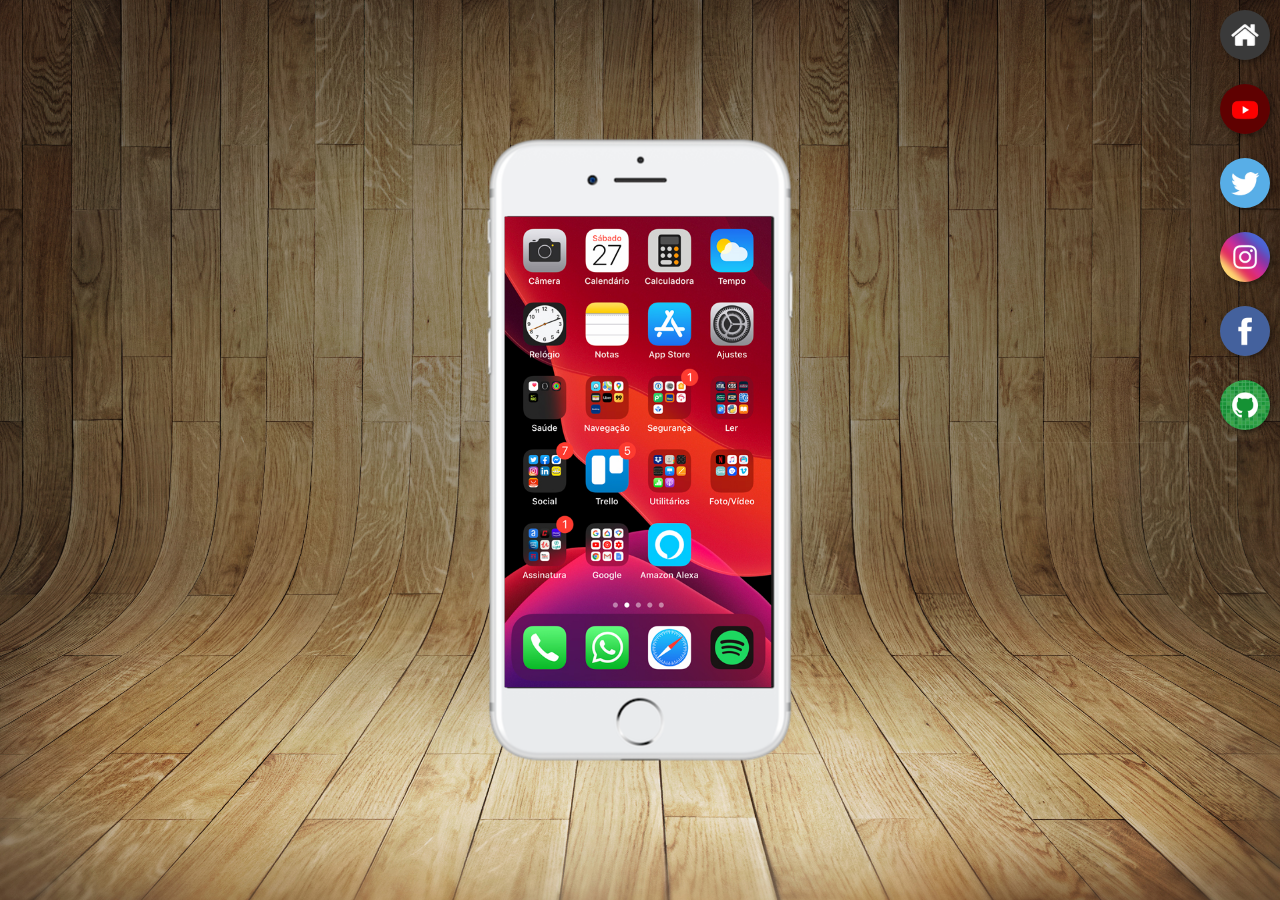
<file: index.html>
<!DOCTYPE html>
<html lang="en">
<head>
    <meta charset="UTF-8">
    <meta http-equiv="X-UA-Compatible" content="IE=edge">
    <meta name="viewport" content="width=device-width, initial-scale=1.0">
    <title>Document</title>
    <link rel="stylesheet" href="estilos/style.css">
    <link rel="shortcut icon" href="imagens/favicon.ico" type="image/x-icon">
</head>
<body>
    <main>
        <section id="telefone">

            <iframe src="home.html" name="tela" id="tela" frameborder="0"></iframe>
        </section>

        <section id="redes-sociais">

            <a href="home.html" target="tela"><img src="imagens/logo-home.jpg" alt=""></a><br>

            <a href="home.html" target="tela"><img src="imagens/logo-youtube.jpg" alt=""></a><br>

            <a href="home.html" target="tela"><img src="imagens/logo-twitter.jpg" alt=""></a><br>

            <a href="instagram.html" target="tela"><img src="imagens/logo-instagram.jpg" alt=""></a>
<br>
            <a href="home.html" target="tela"><img src="imagens/logo-facebook.jpg" alt=""></a><br>

            <a href="home.html" target="tela"><img src="imagens/logo-github.jpg" alt=""></a>
<br>
        </section>
    </main>
</body>
</html>
</file>
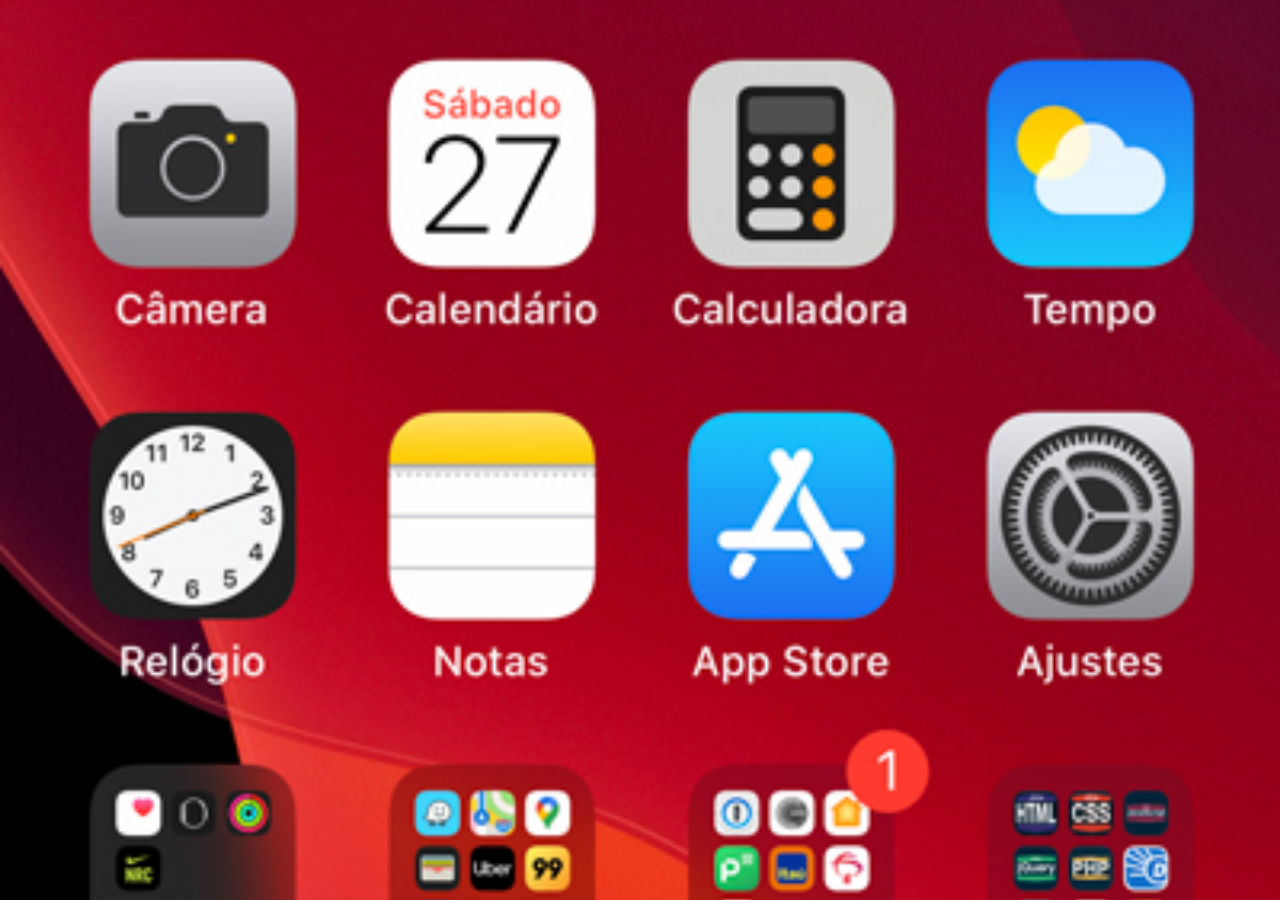
<file: home.html>
<!DOCTYPE html>
<html lang="en">
<head>
    <meta charset="UTF-8">
    <meta http-equiv="X-UA-Compatible" content="IE=edge">
    <meta name="viewport" content="width=device-width, initial-scale=1.0">
    <title>Home</title>
    <style>
        *{
            margin: 0px;
            padding: 0px;

        }

        body{
            width: 100vw;
            height: 100vh;
            background: black url('imagens/tela-home.jpg') no-repeat top center;
            background-size: cover;
        }
    </style>
</head>
<body>
    
</body>
</html>
</file>
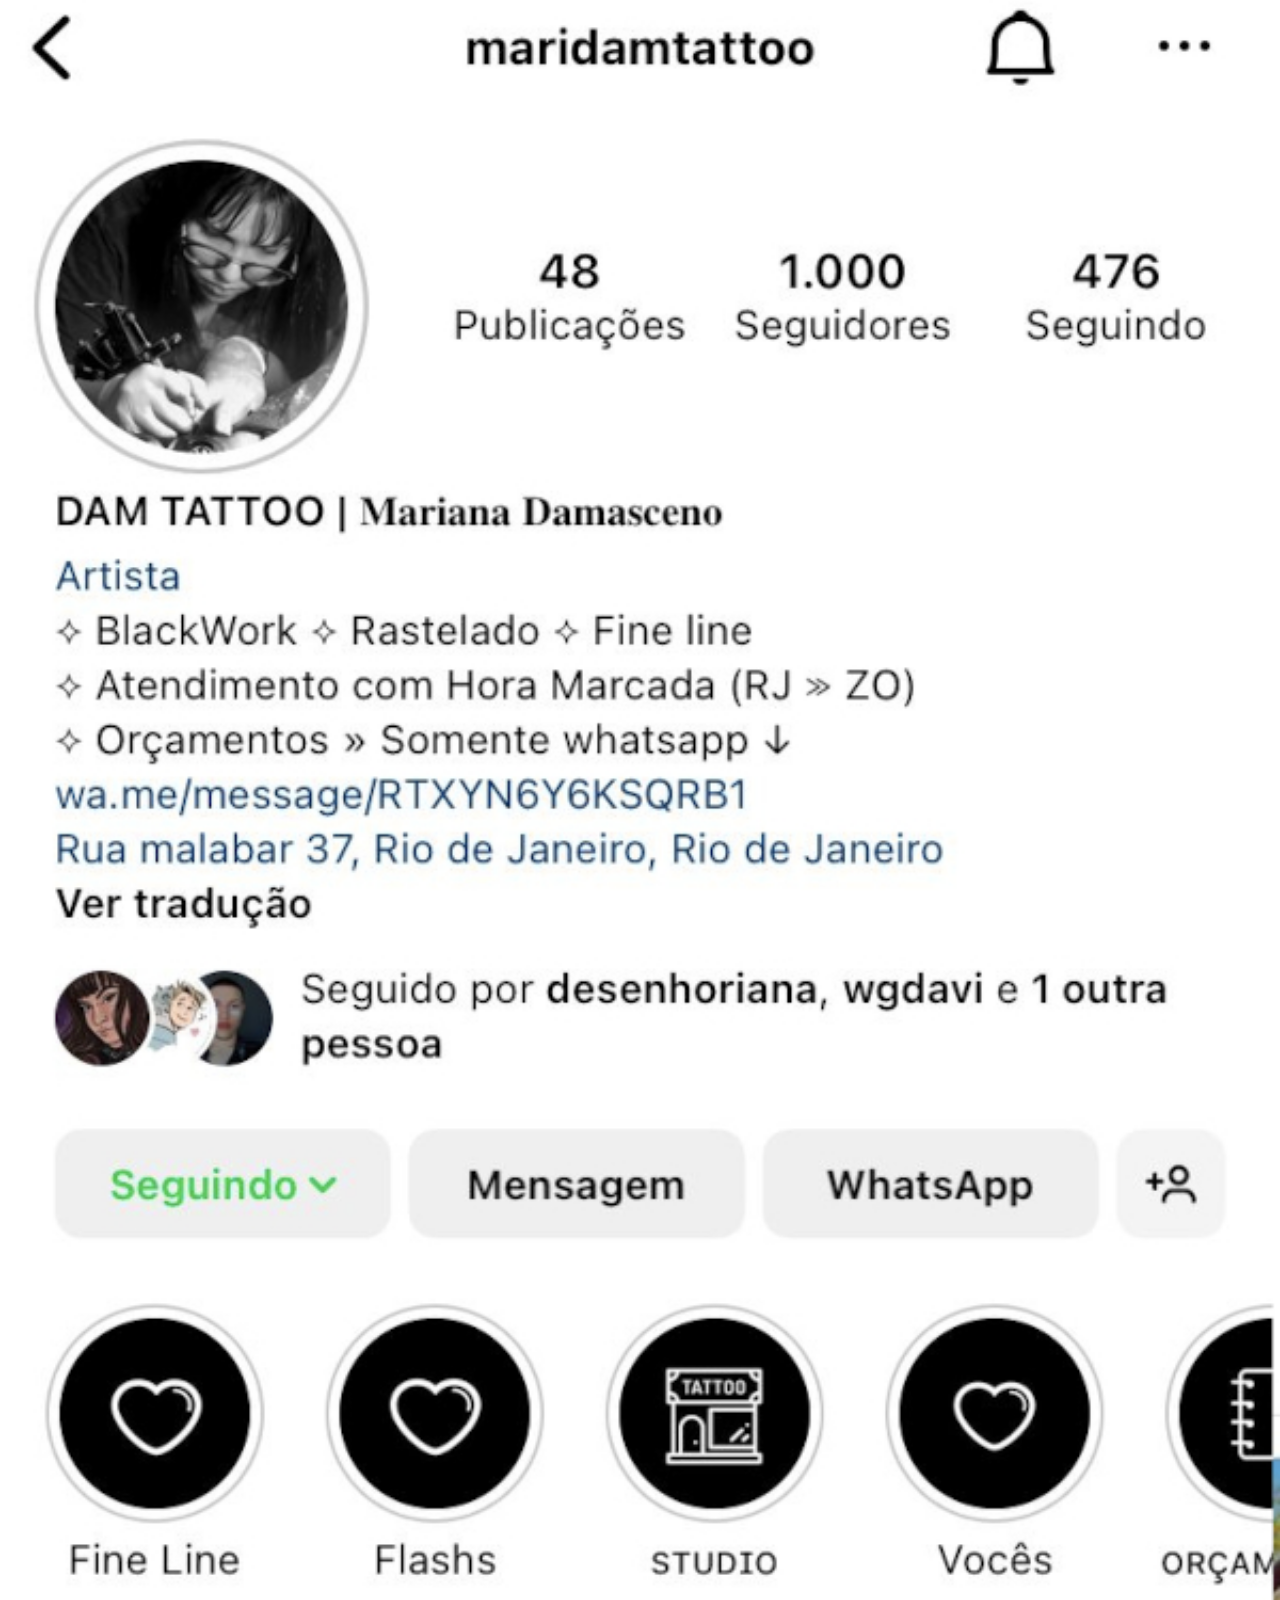
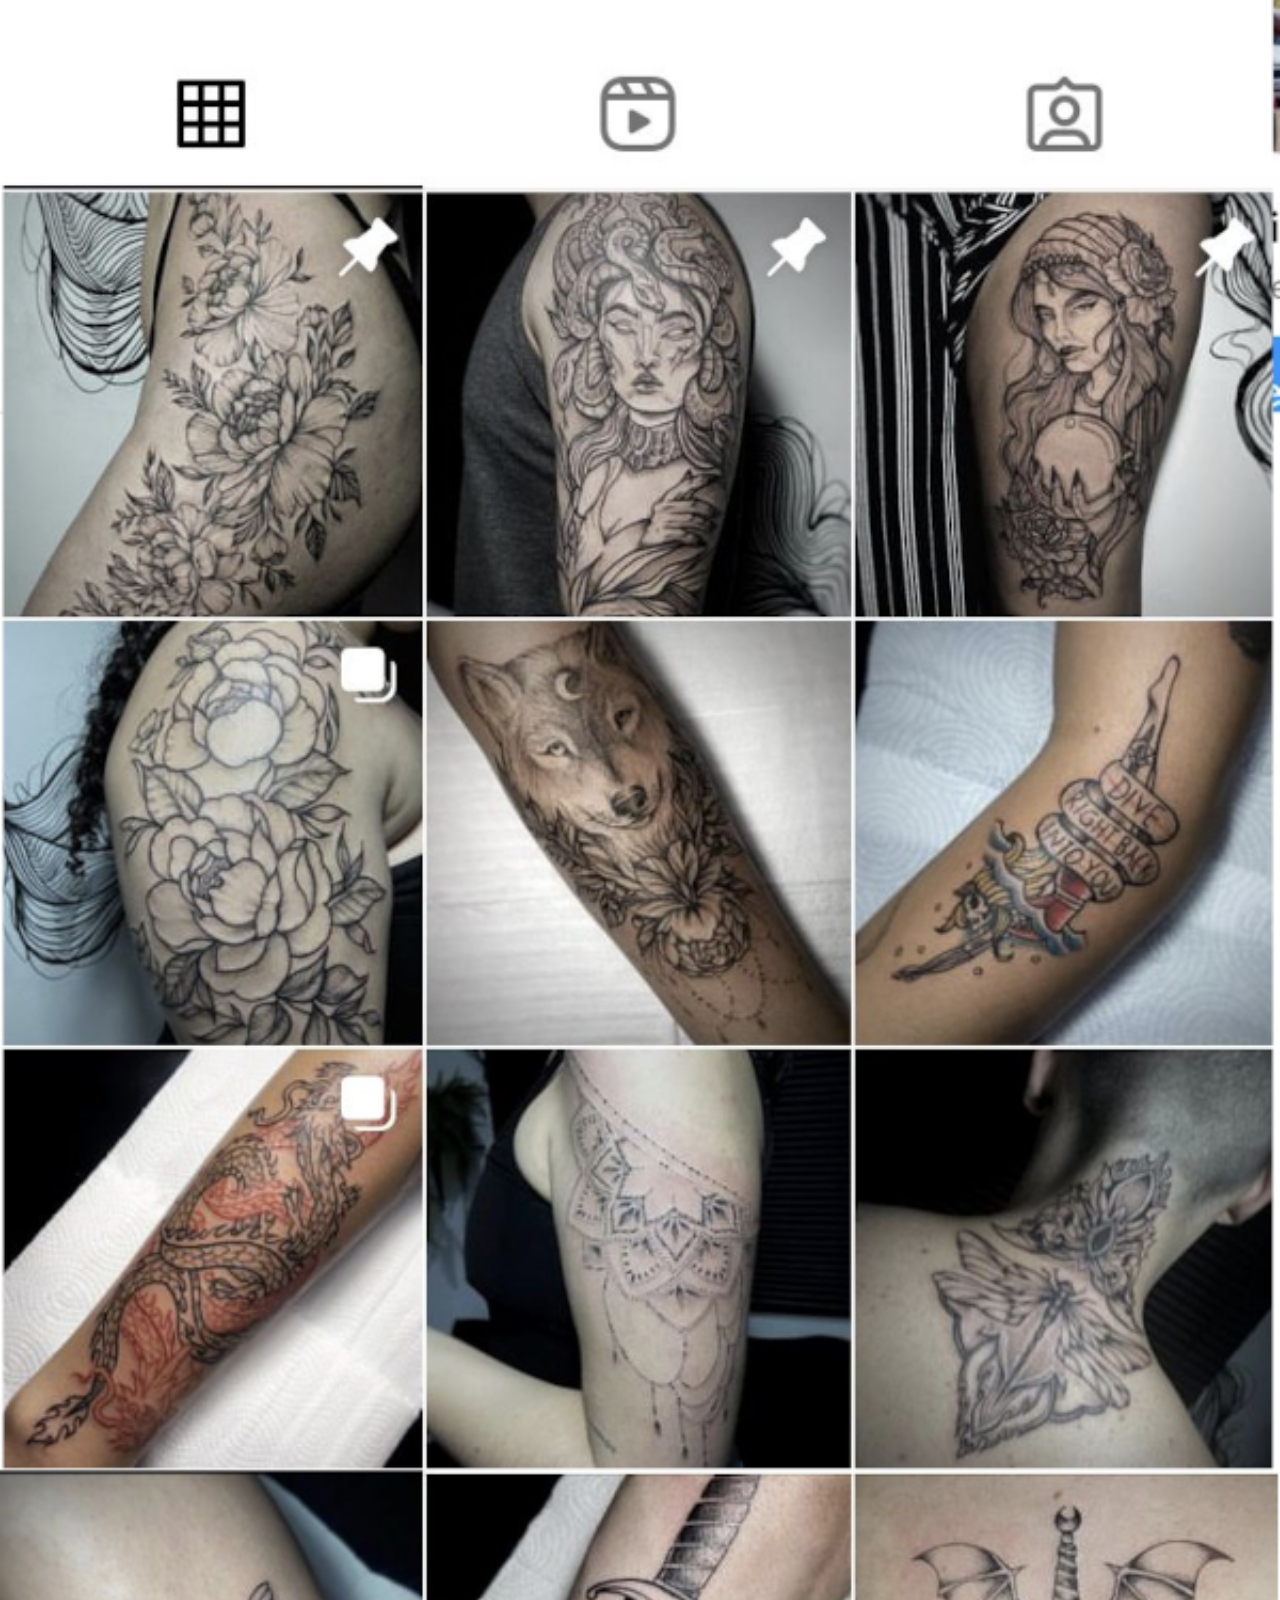
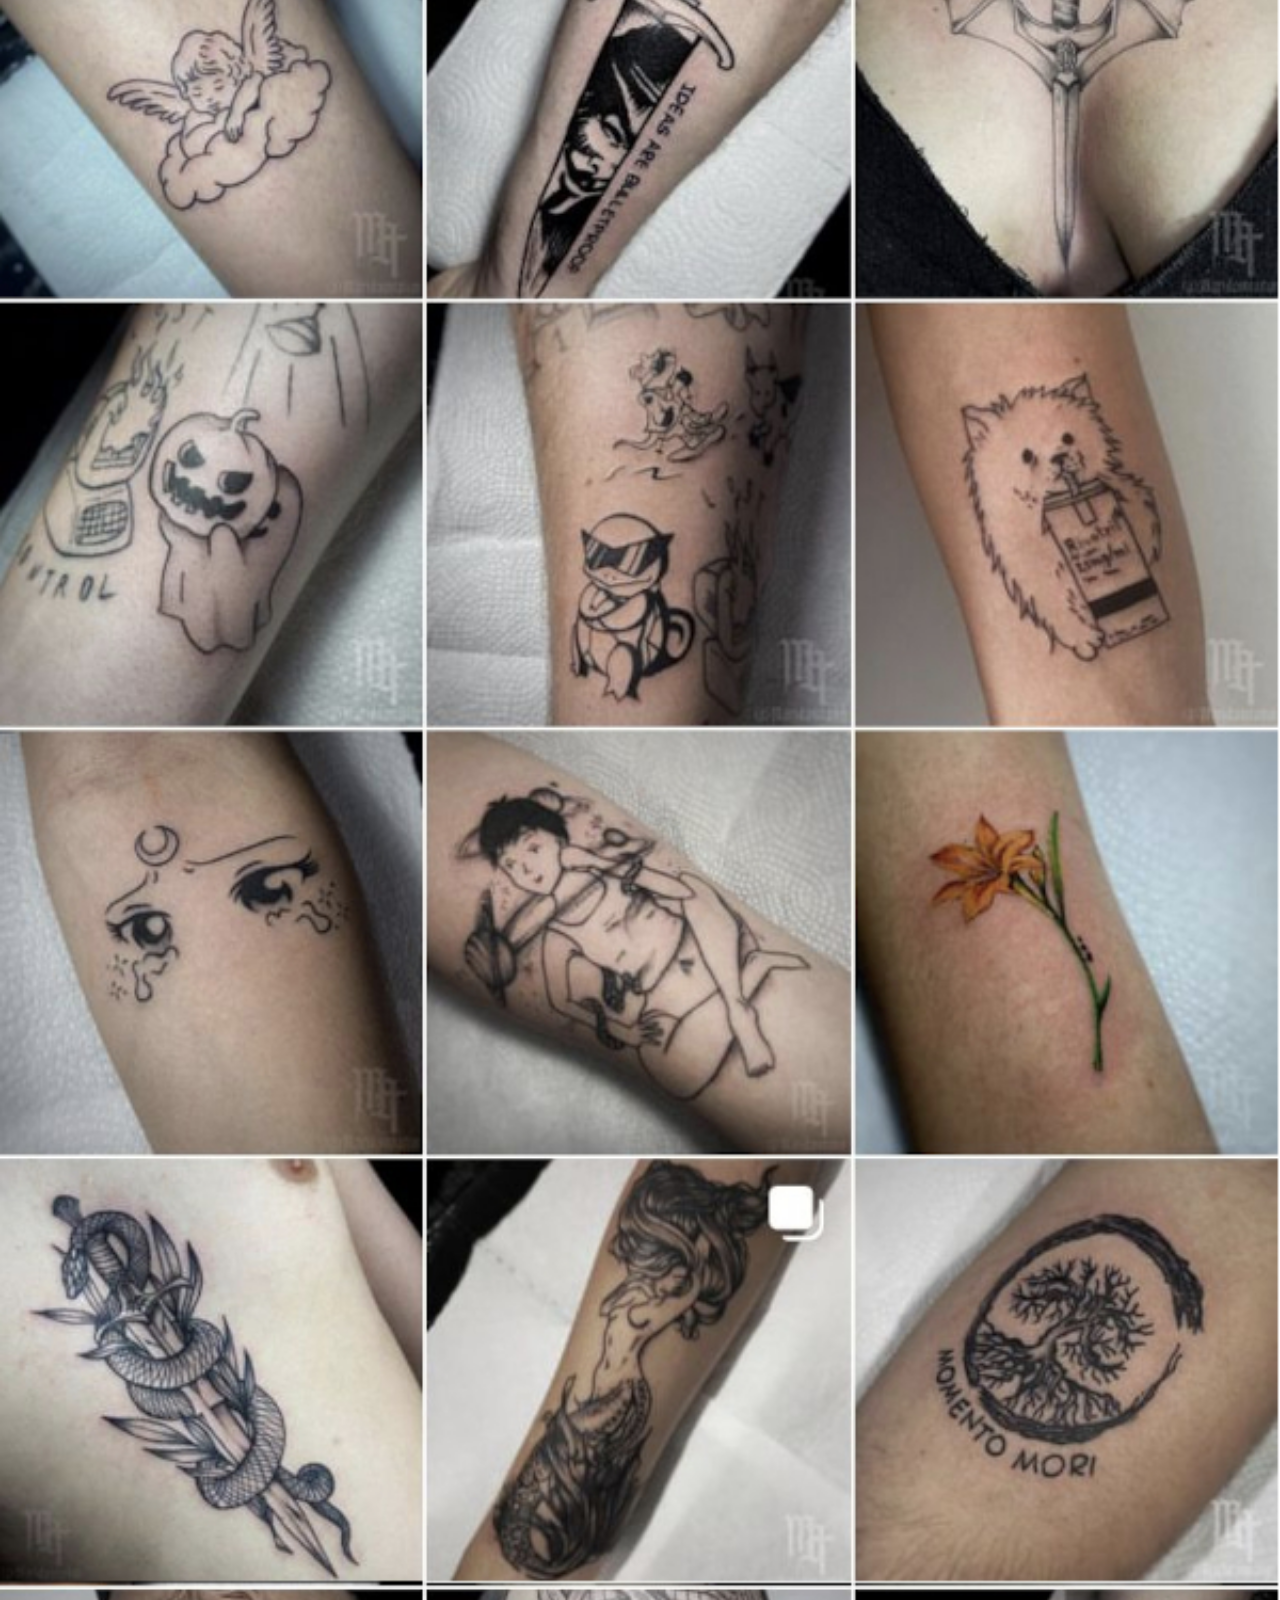
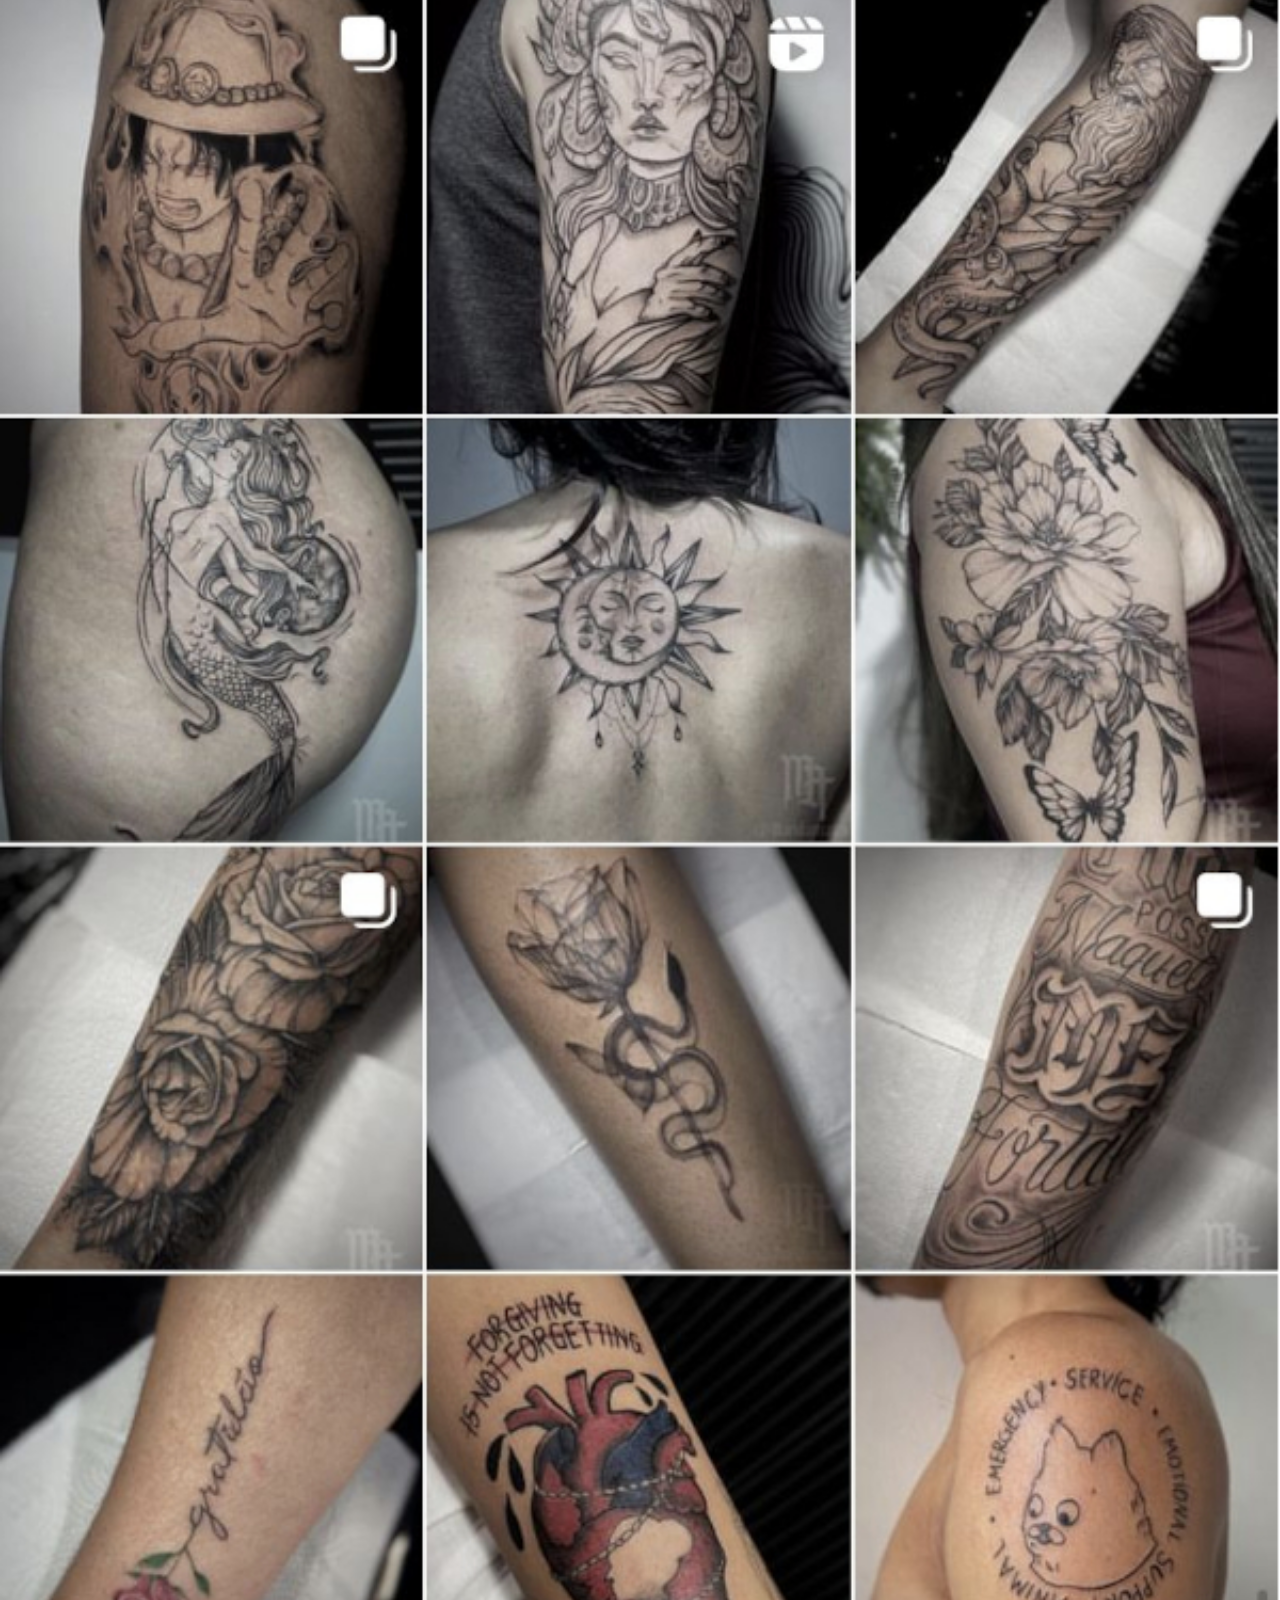
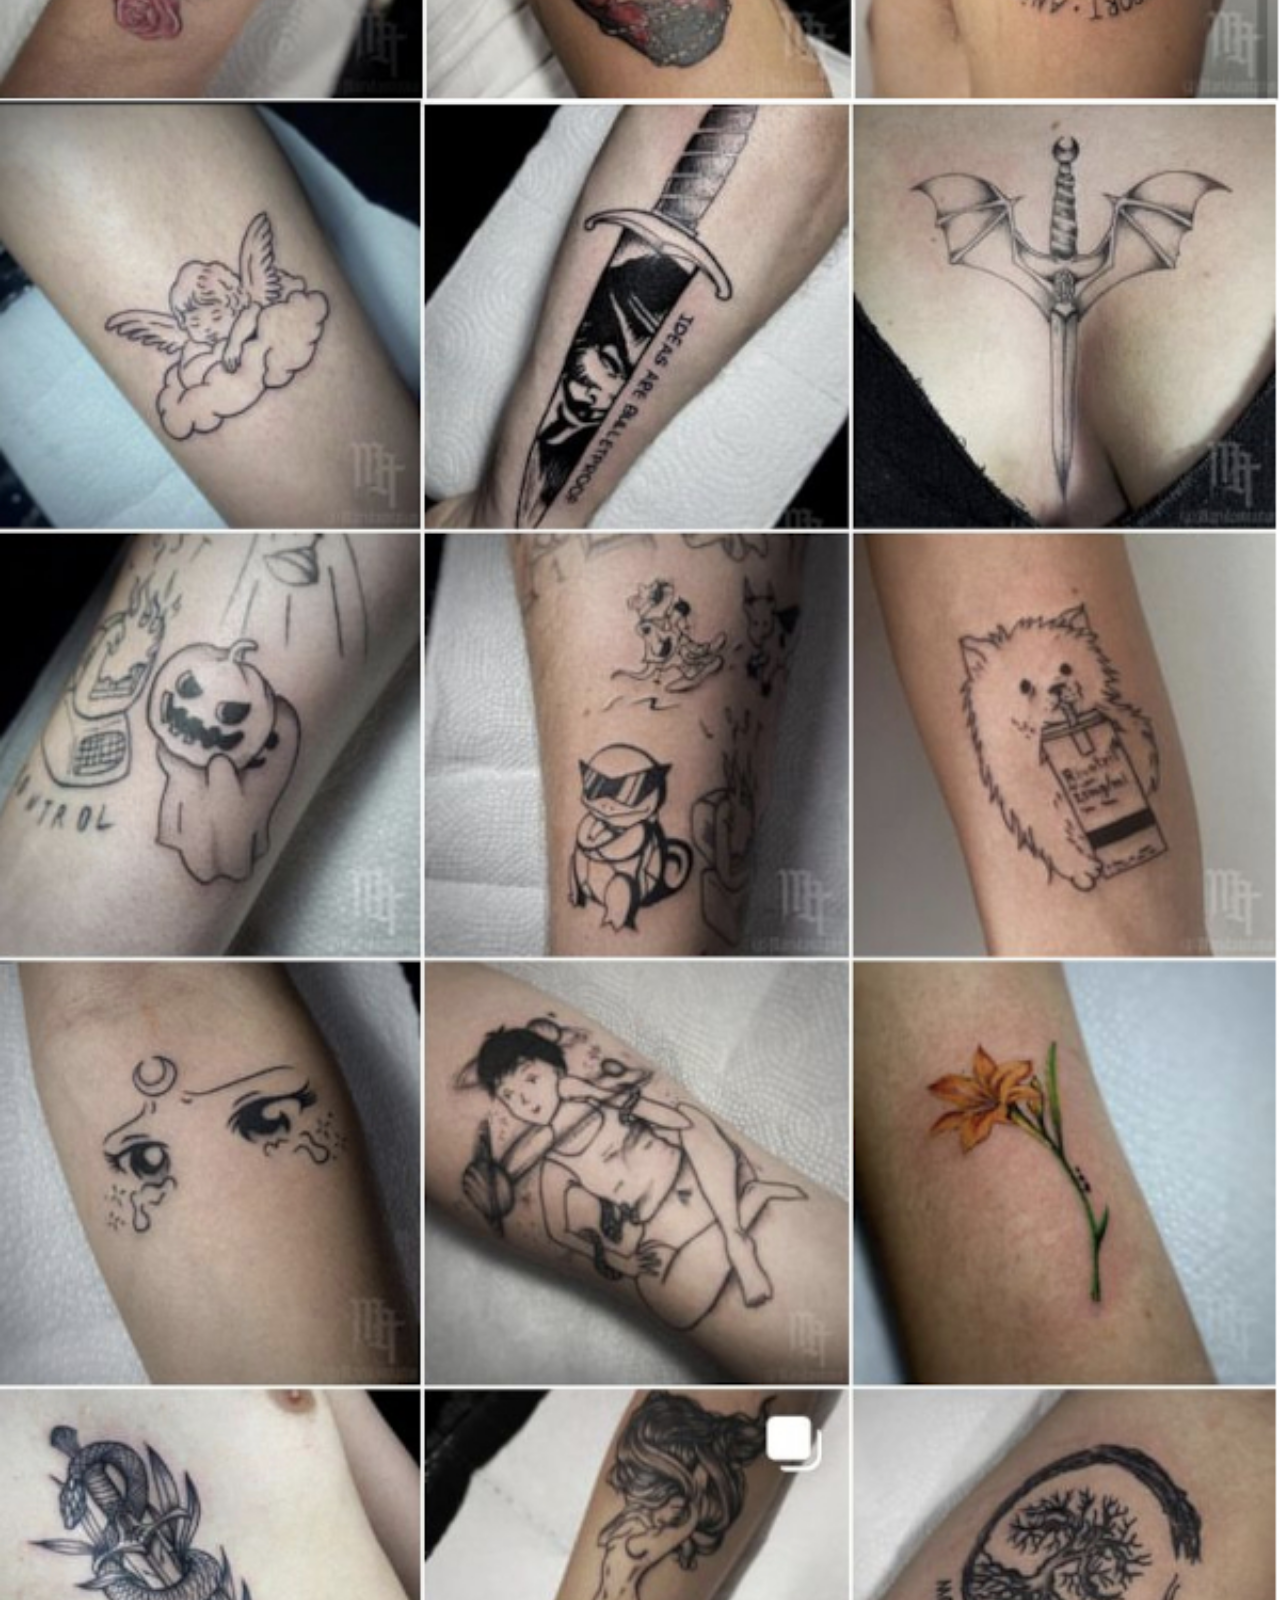
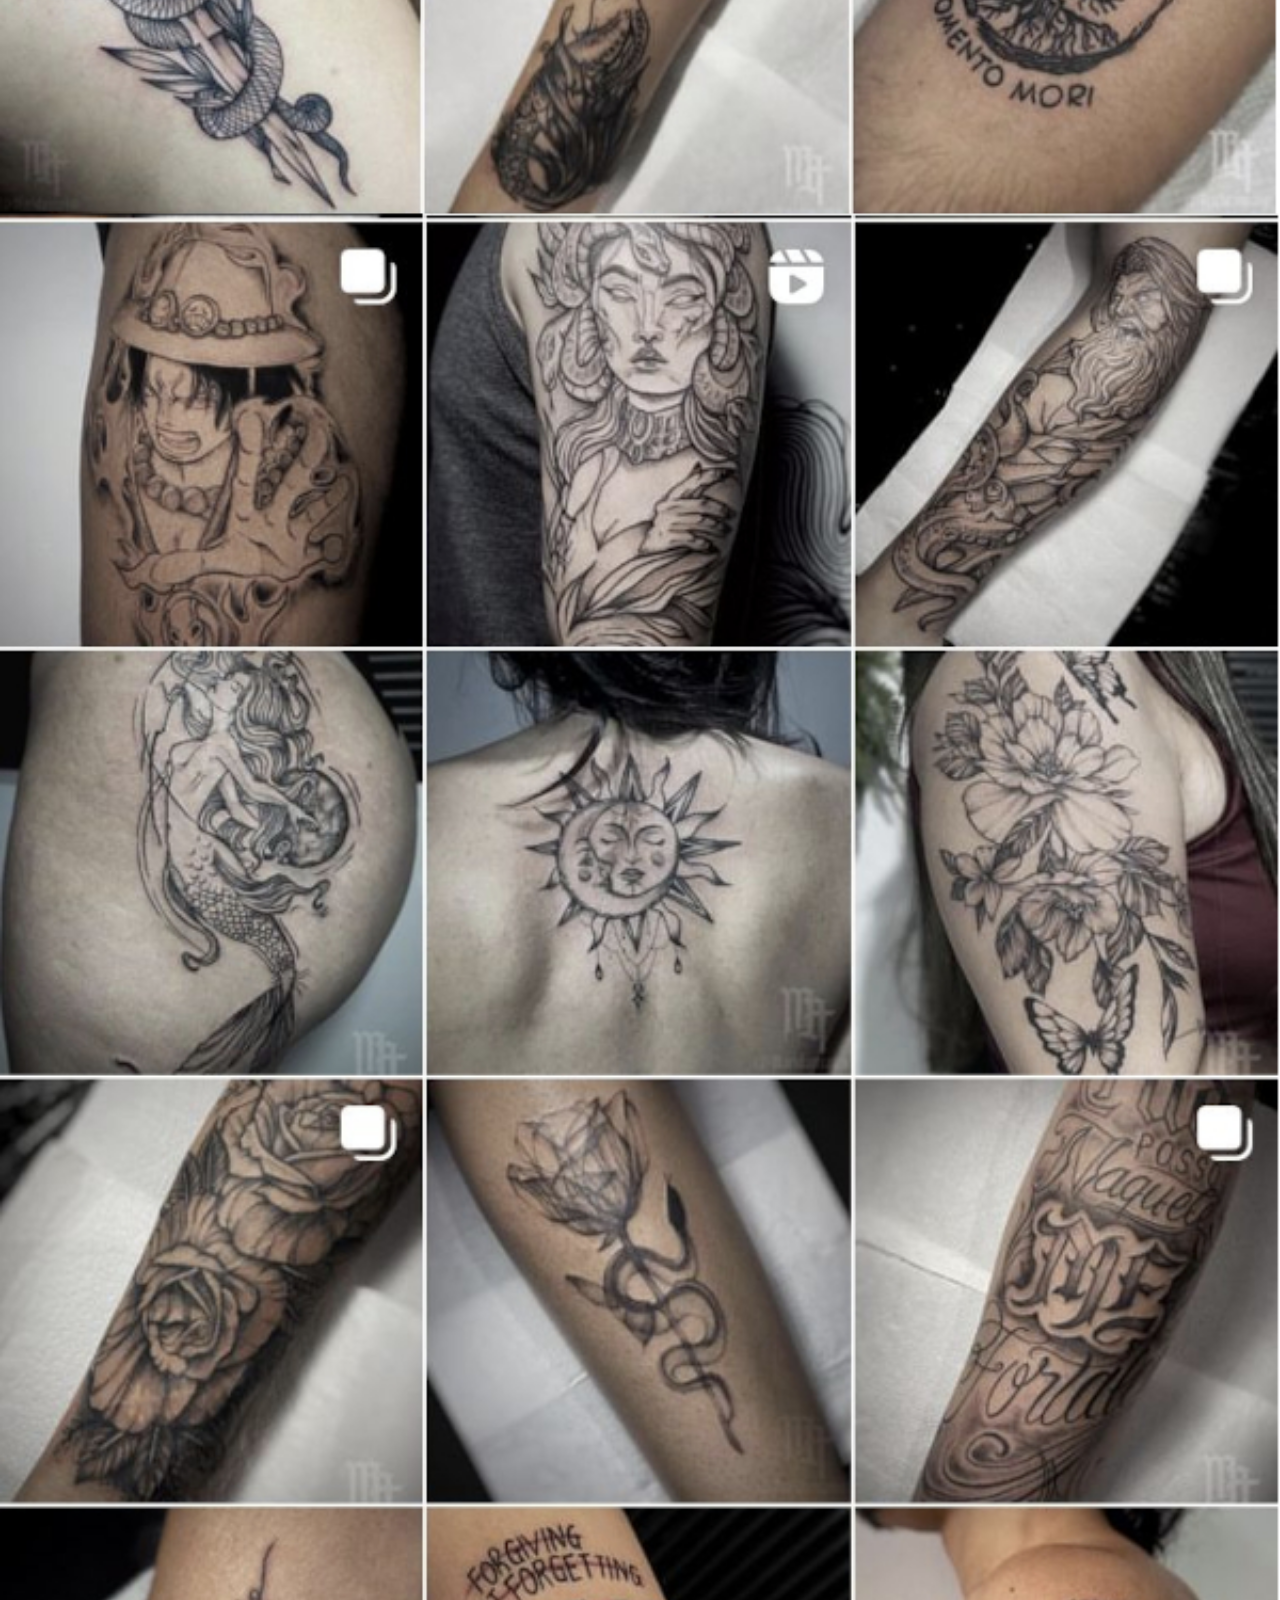
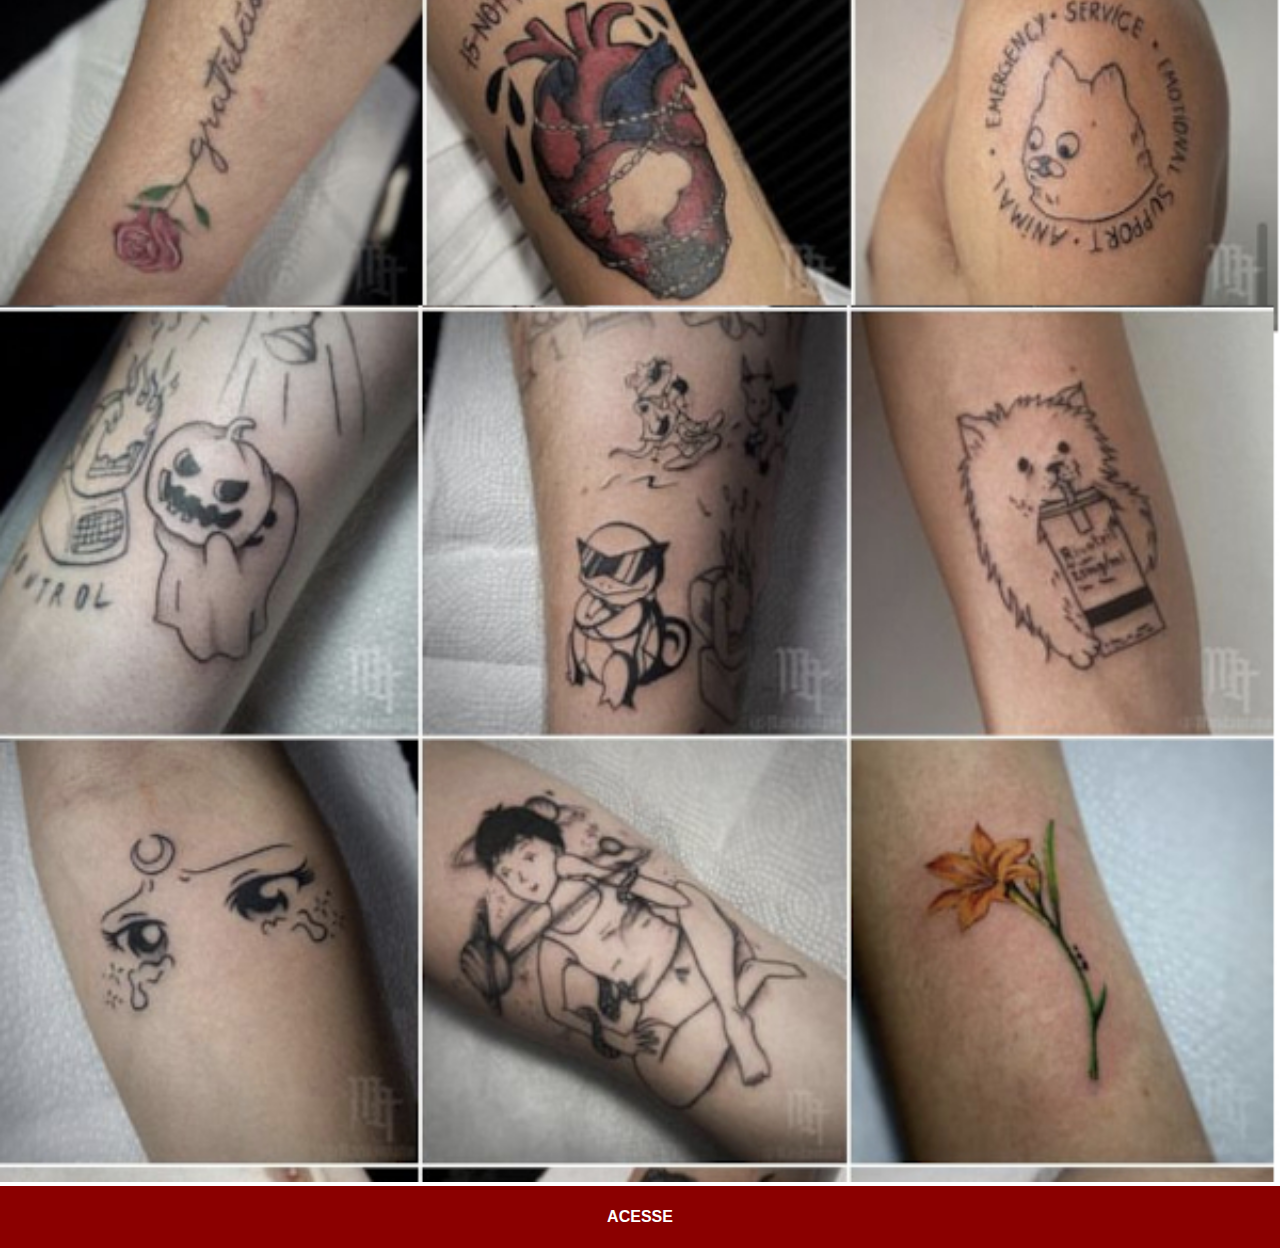
<file: instagram.html>
<!DOCTYPE html>
<html lang="en">
<head>
    <meta charset="UTF-8">
    <meta http-equiv="X-UA-Compatible" content="IE=edge">
    <meta name="viewport" content="width=device-width, initial-scale=1.0">
    <title>Youtube</title>
    <link rel="stylesheet" href="estilos/social.css">
   
</head>

<body>
    <img src="imagens/tela-instagram1.jpg" alt="youtube">
    <a href="https://www.instagram.com/" target="_blank">ACESSE</a>
</body>
</html>
</file>
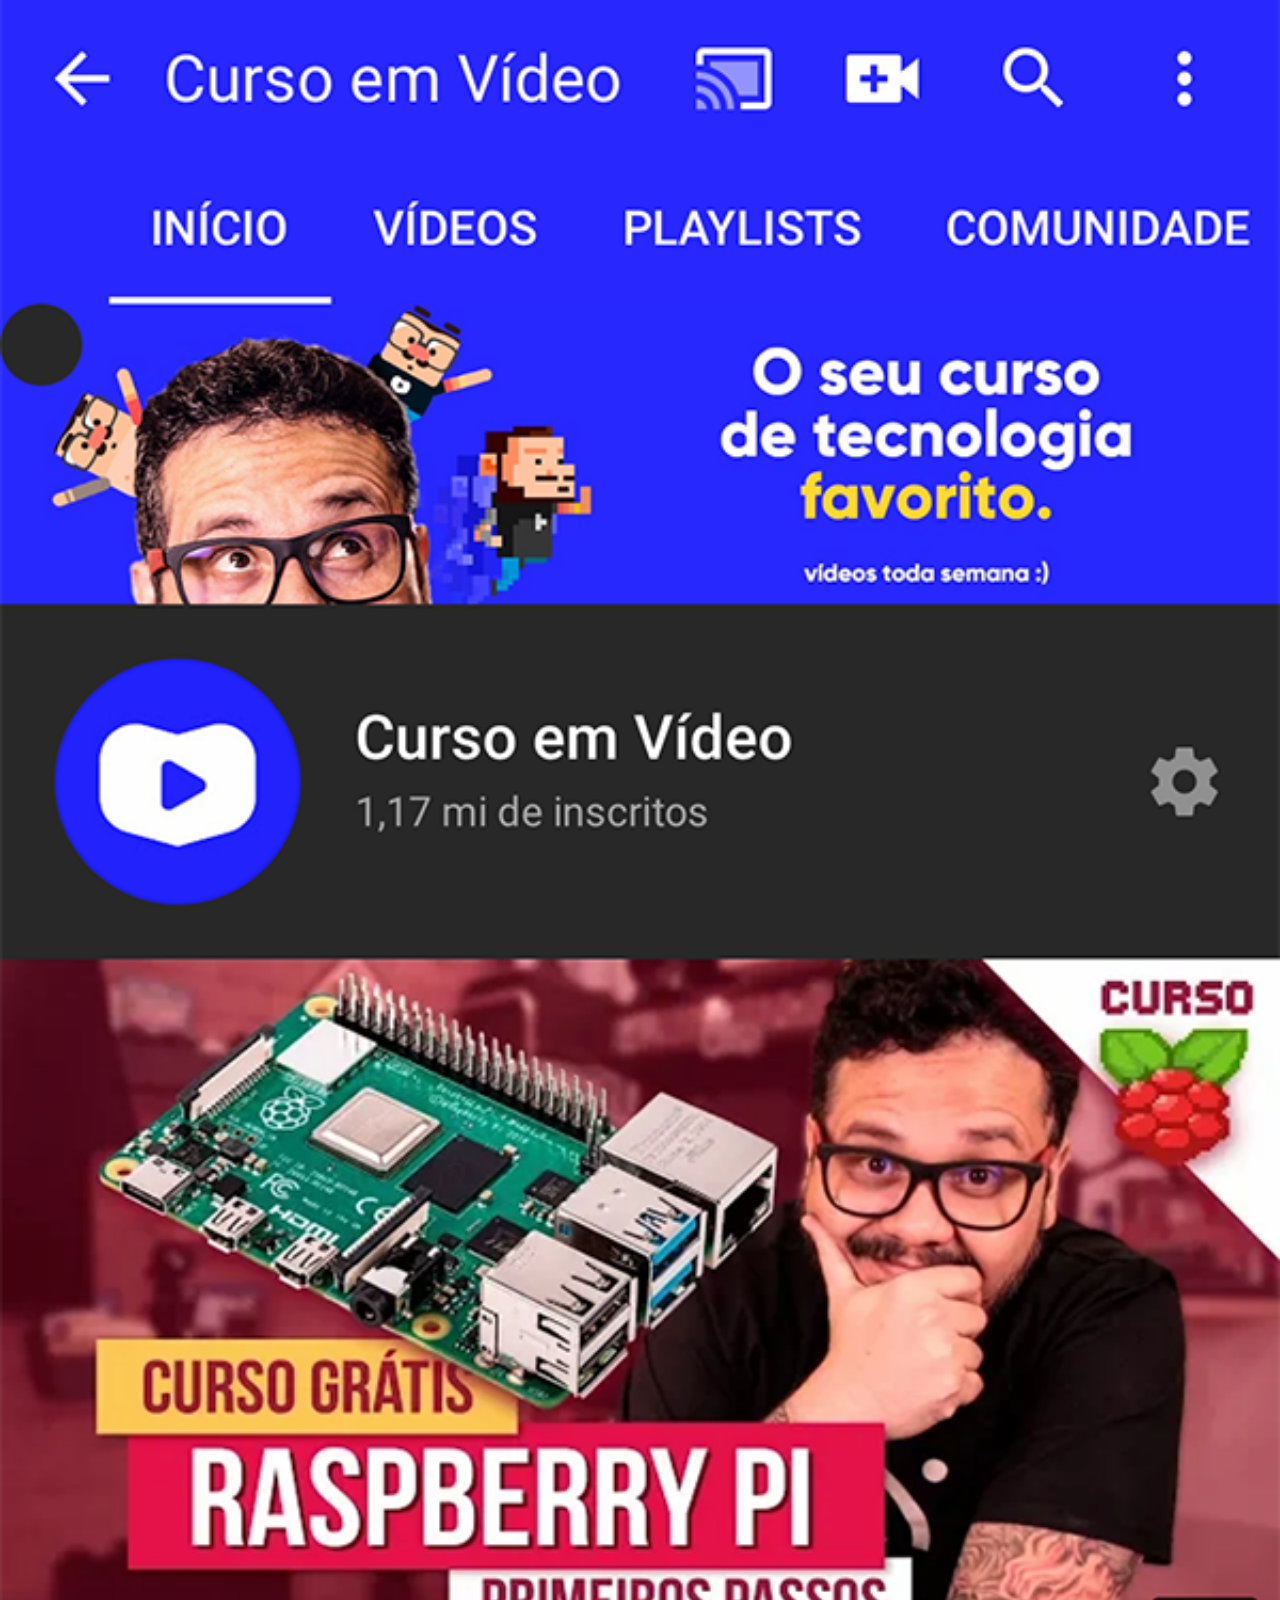
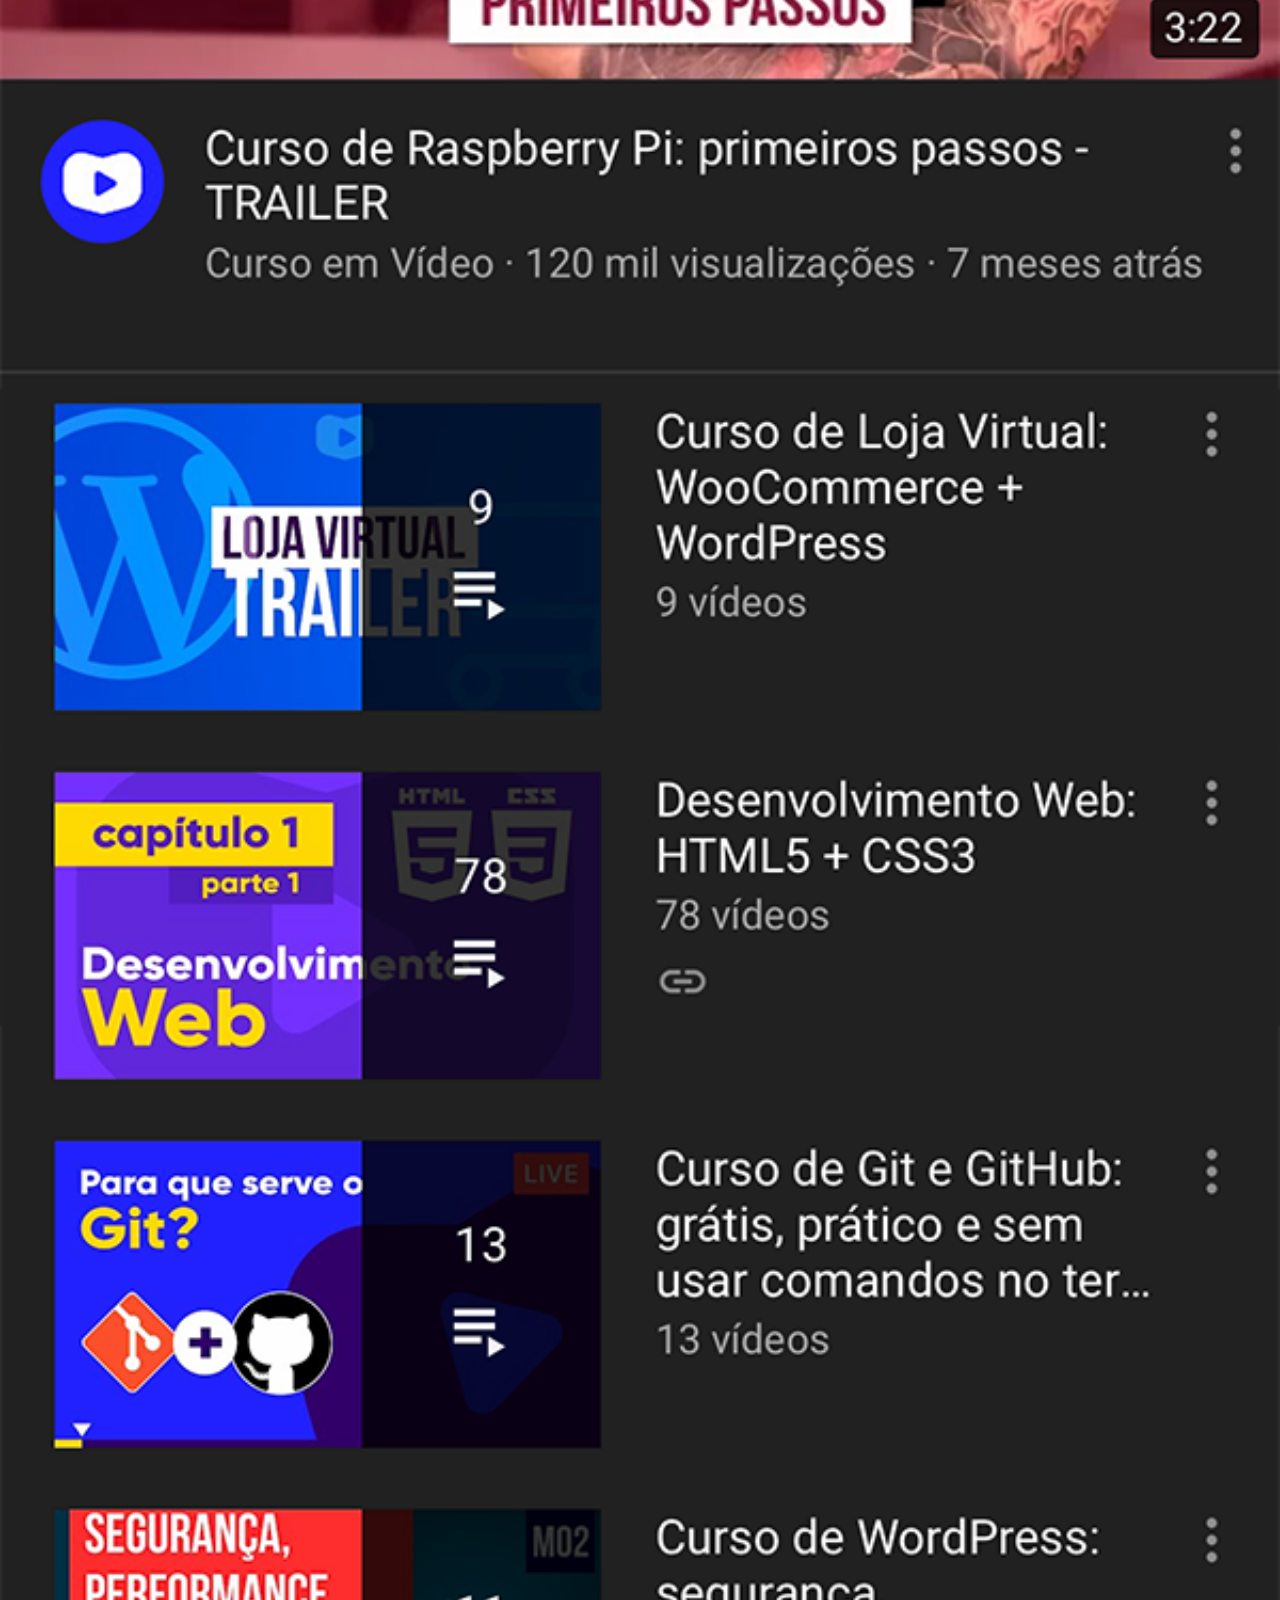
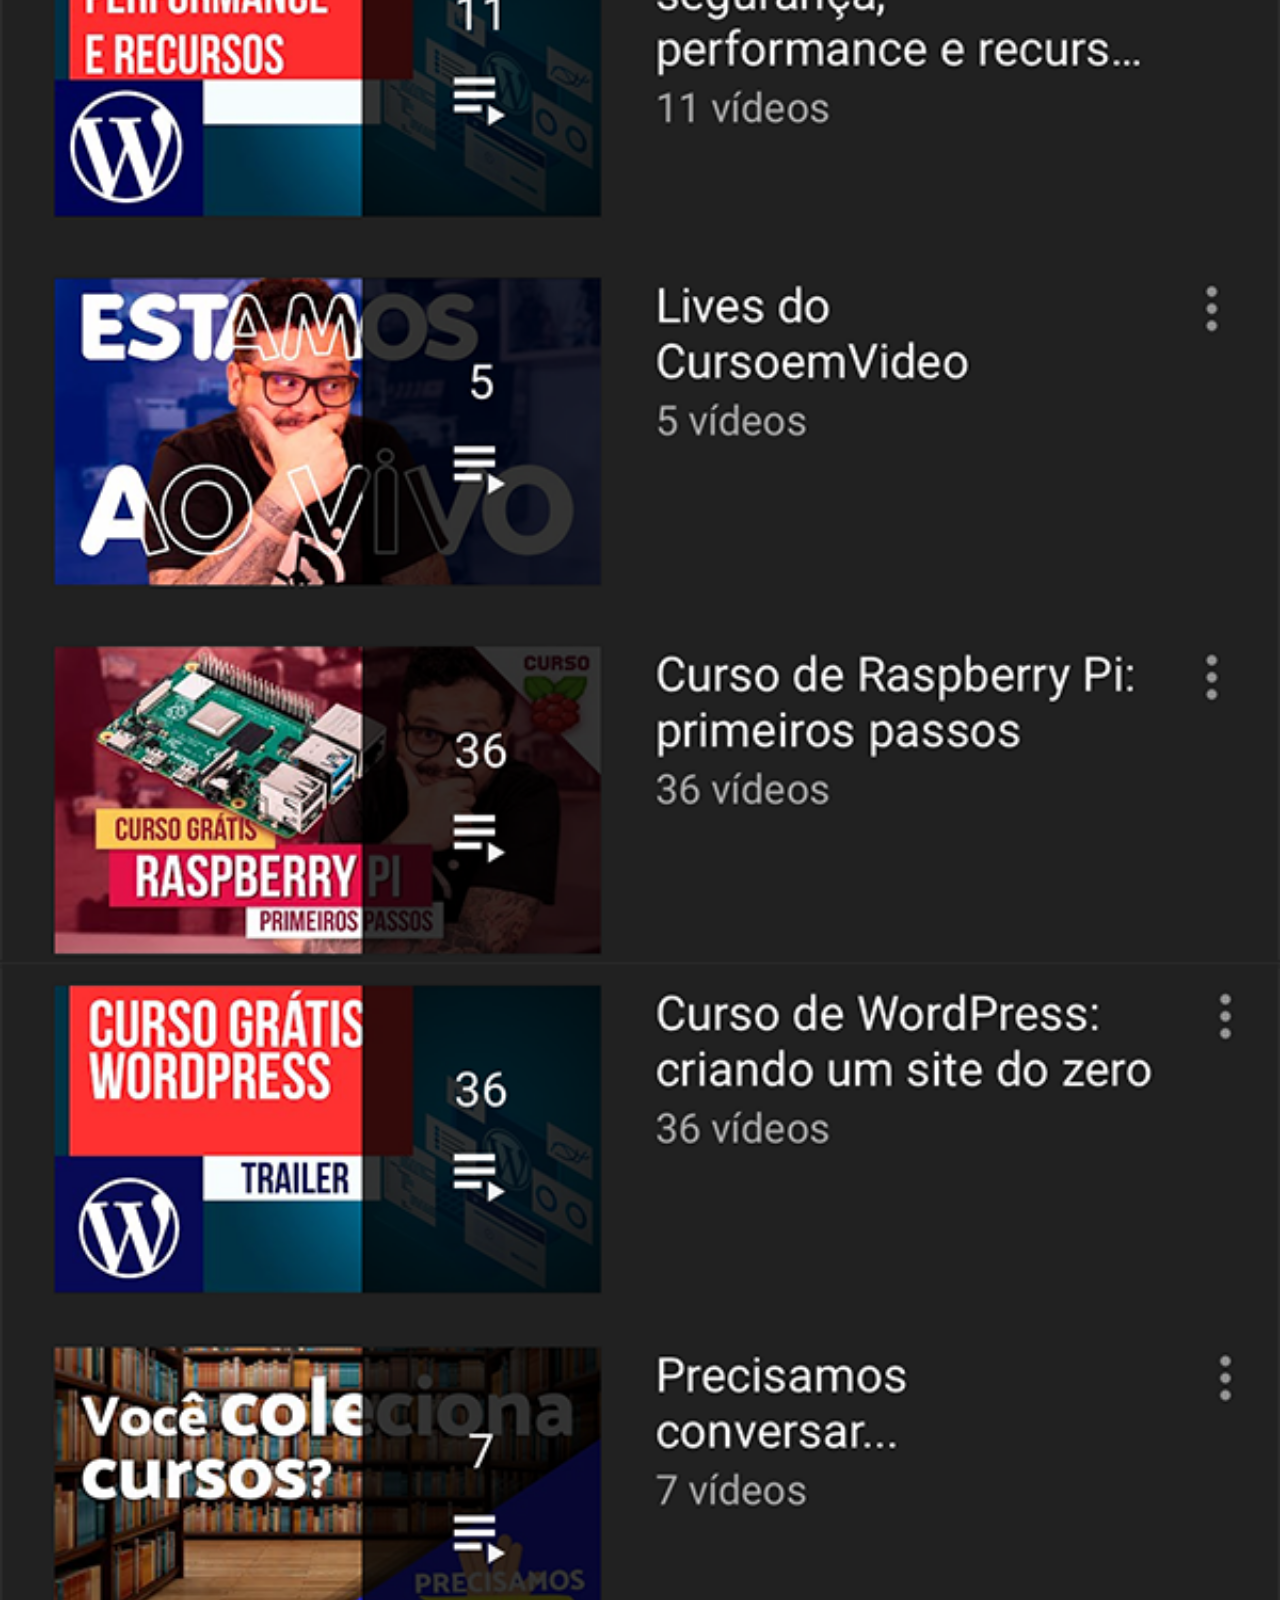
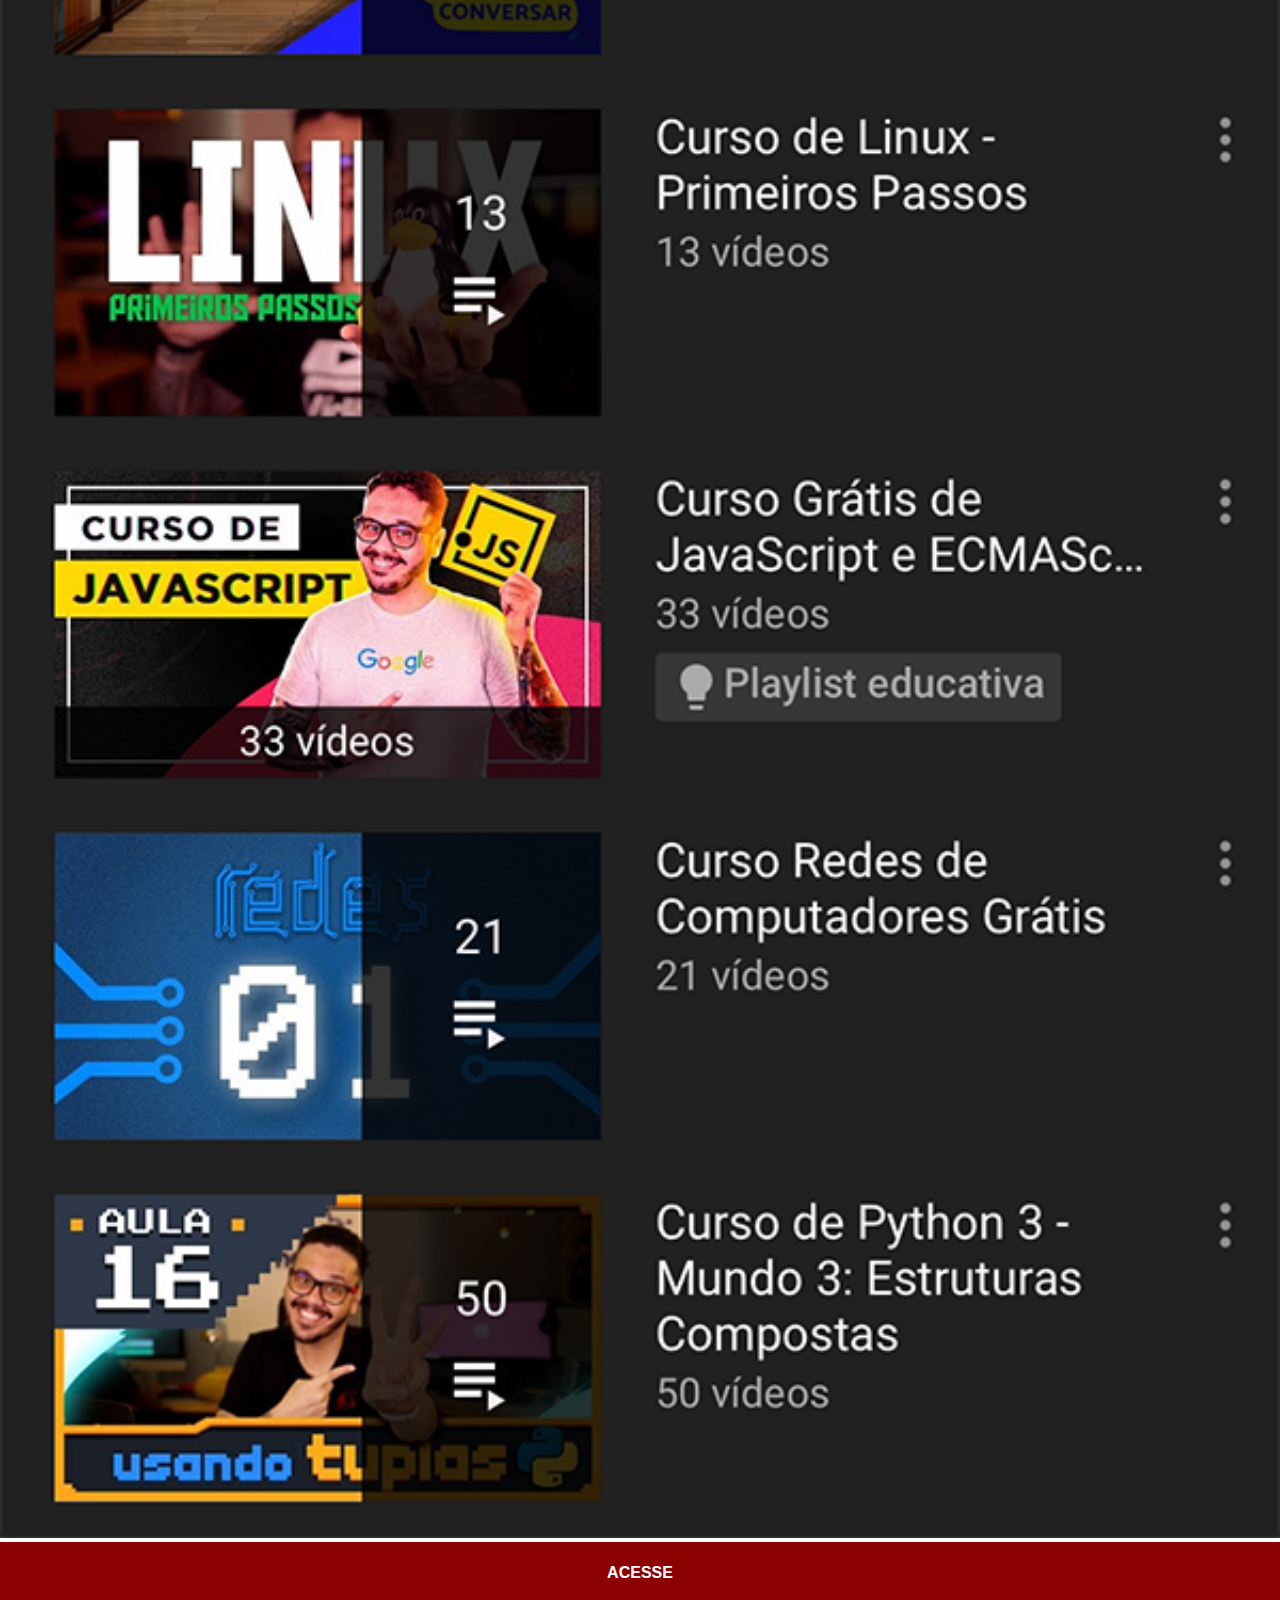
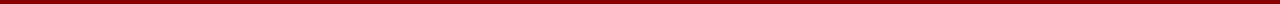
<file: youtube.html>
<!DOCTYPE html>
<html lang="en">
<head>
    <meta charset="UTF-8">
    <meta http-equiv="X-UA-Compatible" content="IE=edge">
    <meta name="viewport" content="width=device-width, initial-scale=1.0">
    <title>Youtube</title>
    <link rel="stylesheet" href="estilos/social.css">
   
</head>

<body>
    <img src="imagens/tela-youtube.png" alt="youtube">
    <a href="https://www.youtube.com.br" target="_blank">ACESSE</a>
</body>
</html>
</file>
<file: estilos/style.css>
@charset "UTF-8";

*{
    margin: 0px;
    padding: 0px;
    font-family: Arial, Helvetica, sans-serif;

}

html, body{
    height: 100vh;
    width: 100vw;
    background-color: black;
}

body{
    background: url('../imagens/fundo-madeira.jpg') no-repeat top center;
    background-size: cover;
    background-attachment: fixed;
}
main{
    height: 100vh;
    position: relative;
    
}

section#telefone{
    position:absolute;
    top: 50%;
    left: 50%;
    transform: translate(-50%,-50%);


    height: 627px;
    width: 311px;
   
    background: url('../imagens/frame-iphone.png') no-repeat;
}

section#redes-sociais img{
width: 50px;
margin: 10px;
border-radius: 50%;
box-shadow: 2px 2px 5px rgba(0, 0, 0, 0.404);
box-sizing: border-box;

}

section#redes-sociais{
    text-align: right;
}

section#redes-sociais img:hover{
    border: 2px solid rgba(255, 255, 255, 0.63);
    transform: translate(-3px, -3px);
    box-shadow: 5px 5px 10px rgba(0, 0, 0, 0.644);
    transition: transform 0.5s, border 1s;
}
iframe#tela{
    position:relative;
    top:80px;
    left:20px;
    width: 267px;;
    height: 471px;

}
</file>
<file: estilos/social.css>
@charset "UTF-8";

*{
    margin: 0px;
    padding: 0px;
    font-family: Arial, Helvetica, sans-serif;
}

::-webkit-scrollbar{
    width: 0px;
    height: 0px;
}
img{
width: 100vw;
}
a{
display: block;
background-color: darkred;
padding: 22px;
text-align: center;
font-weight: bolder;
text-decoration: none;
color: white;
}
a:hover{
    background-color: red;
}
</file>
